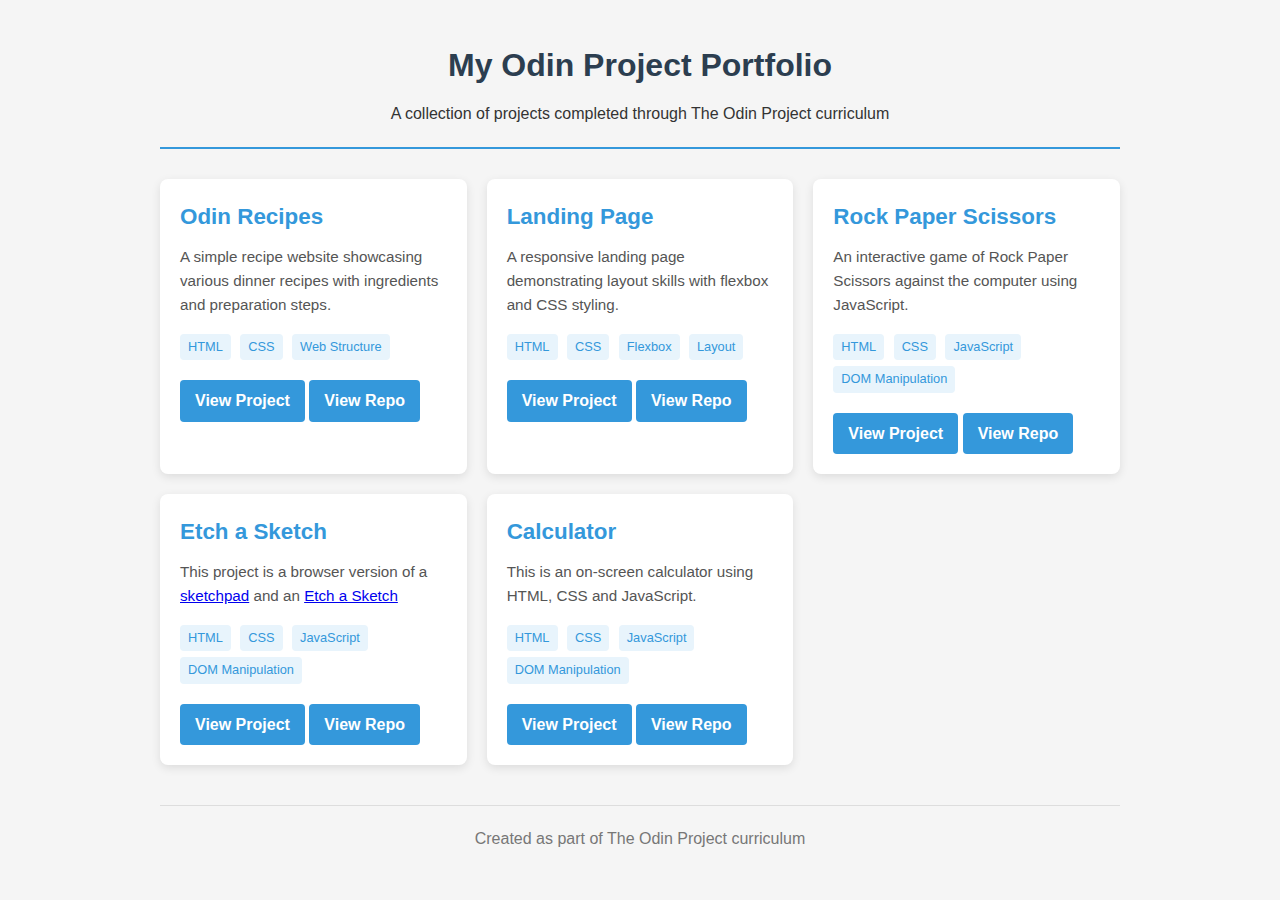
<file: index.html>
<!doctype html>
<html lang="en">
  <head>
    <meta charset="UTF-8" />
    <meta name="viewport" content="width=device-width, initial-scale=1.0" />
    <title>My Odin Project Portfolio</title>
    <style>
      * {
        margin: 0;
        padding: 0;
        box-sizing: border-box;
        font-family: Arial, sans-serif;
      }

      body {
        background-color: #f5f5f5;
        color: #333;
        line-height: 1.6;
        padding: 20px;
        max-width: 1000px;
        margin: 0 auto;
      }

      header {
        text-align: center;
        margin-bottom: 30px;
        padding: 20px 0;
        border-bottom: 2px solid #3498db;
      }

      h1 {
        color: #2c3e50;
        margin-bottom: 10px;
      }

      .project-grid {
        display: grid;
        grid-template-columns: repeat(auto-fill, minmax(300px, 1fr));
        gap: 20px;
      }

      .project-card {
        background-color: white;
        border-radius: 8px;
        overflow: hidden;
        box-shadow: 0 3px 10px rgba(0, 0, 0, 0.1);
        transition: transform 0.3s ease;
      }

      .project-card:hover {
        transform: translateY(-5px);
      }

      .project-info {
        padding: 20px;
      }

      .project-title {
        font-size: 1.4rem;
        color: #3498db;
        margin-bottom: 10px;
      }

      .project-desc {
        color: #555;
        font-size: 0.95rem;
        margin-bottom: 15px;
      }

      .project-skills {
        margin-bottom: 15px;
      }

      .skill-tag {
        display: inline-block;
        background-color: #e8f4fc;
        color: #3498db;
        padding: 3px 8px;
        border-radius: 4px;
        font-size: 0.8rem;
        margin-right: 5px;
        margin-bottom: 5px;
      }

      .project-link {
        display: inline-block;
        background-color: #3498db;
        color: white;
        padding: 8px 15px;
        text-decoration: none;
        border-radius: 4px;
        font-weight: bold;
        transition: background-color 0.3s;
      }

      .project-link:hover {
        background-color: #2980b9;
      }

      footer {
        text-align: center;
        margin-top: 40px;
        padding-top: 20px;
        border-top: 1px solid #ddd;
        color: #777;
      }
    </style>
  </head>
  <body>
    <header>
      <h1>My Odin Project Portfolio</h1>
      <p>
        A collection of projects completed through The Odin Project curriculum
      </p>
    </header>

    <div class="project-grid">
      <div class="project-card">
        <div class="project-info">
          <h2 class="project-title">Odin Recipes</h2>
          <p class="project-desc">
            A simple recipe website showcasing various dinner recipes with
            ingredients and preparation steps.
          </p>
          <div class="project-skills">
            <span class="skill-tag">HTML</span>
            <span class="skill-tag">CSS</span>
            <span class="skill-tag">Web Structure</span>
          </div>
          <a href="./01-odin-recipes/index.html" class="project-link"
            >View Project</a
          >
          <a
            href="https://github.com/Eddy518/TOP/tree/main/01-odin-recipes"
            class="project-link"
            >View Repo</a
          >
        </div>
      </div>

      <div class="project-card">
        <div class="project-info">
          <h2 class="project-title">Landing Page</h2>
          <p class="project-desc">
            A responsive landing page demonstrating layout skills with flexbox
            and CSS styling.
          </p>
          <div class="project-skills">
            <span class="skill-tag">HTML</span>
            <span class="skill-tag">CSS</span>
            <span class="skill-tag">Flexbox</span>
            <span class="skill-tag">Layout</span>
          </div>
          <a href="./02-landing-page/index.html" class="project-link"
            >View Project</a
          >
          <a
            href="https://github.com/Eddy518/TOP/tree/main/02-landing-page"
            class="project-link"
            >View Repo</a
          >
        </div>
      </div>

      <div class="project-card">
        <div class="project-info">
          <h2 class="project-title">Rock Paper Scissors</h2>
          <p class="project-desc">
            An interactive game of Rock Paper Scissors against the computer
            using JavaScript.
          </p>
          <div class="project-skills">
            <span class="skill-tag">HTML</span>
            <span class="skill-tag">CSS</span>
            <span class="skill-tag">JavaScript</span>
            <span class="skill-tag">DOM Manipulation</span>
          </div>
          <a href="./03-rock-paper-scissors/index.html" class="project-link"
            >View Project</a
          >
          <a
            href="https://github.com/Eddy518/TOP/tree/main/03-rock-paper-scissors"
            class="project-link"
            >View Repo</a
          >
        </div>
      </div>
      <div class="project-card">
        <div class="project-info">
          <h2 class="project-title">Etch a Sketch</h2>
          <p class="project-desc">
            This project is a browser version of a
            <a href="https://en.wikipedia.org/wiki/Sketchpad">sketchpad</a> and
            an
            <a href="https://en.wikipedia.org/wiki/Etch_A_Sketch"
              >Etch a Sketch</a
            >
          </p>
          <div class="project-skills">
            <span class="skill-tag">HTML</span>
            <span class="skill-tag">CSS</span>
            <span class="skill-tag">JavaScript</span>
            <span class="skill-tag">DOM Manipulation</span>
          </div>
          <a href="./04-etch-a-sketch/index.html" class="project-link"
            >View Project</a
          >
          <a
            href="https://github.com/Eddy518/TOP/tree/main/04-etch-a-sketch"
            class="project-link"
            >View Repo</a
          >
        </div>
      </div>
      <div class="project-card">
        <div class="project-info">
          <h2 class="project-title">Calculator</h2>
          <p class="project-desc">
            This is an on-screen calculator using HTML, CSS and JavaScript.
          </p>
          <div class="project-skills">
            <span class="skill-tag">HTML</span>
            <span class="skill-tag">CSS</span>
            <span class="skill-tag">JavaScript</span>
            <span class="skill-tag">DOM Manipulation</span>
          </div>
          <a href="./05-calculator/index.html" class="project-link"
            >View Project</a
          >
          <a
            href="https://github.com/Eddy518/TOP/tree/main/05-calculator"
            class="project-link"
            >View Repo</a
          >
        </div>
      </div>
    </div>

    <footer>
      <p>Created as part of The Odin Project curriculum</p>
    </footer>
  </body>
</html>
</file>
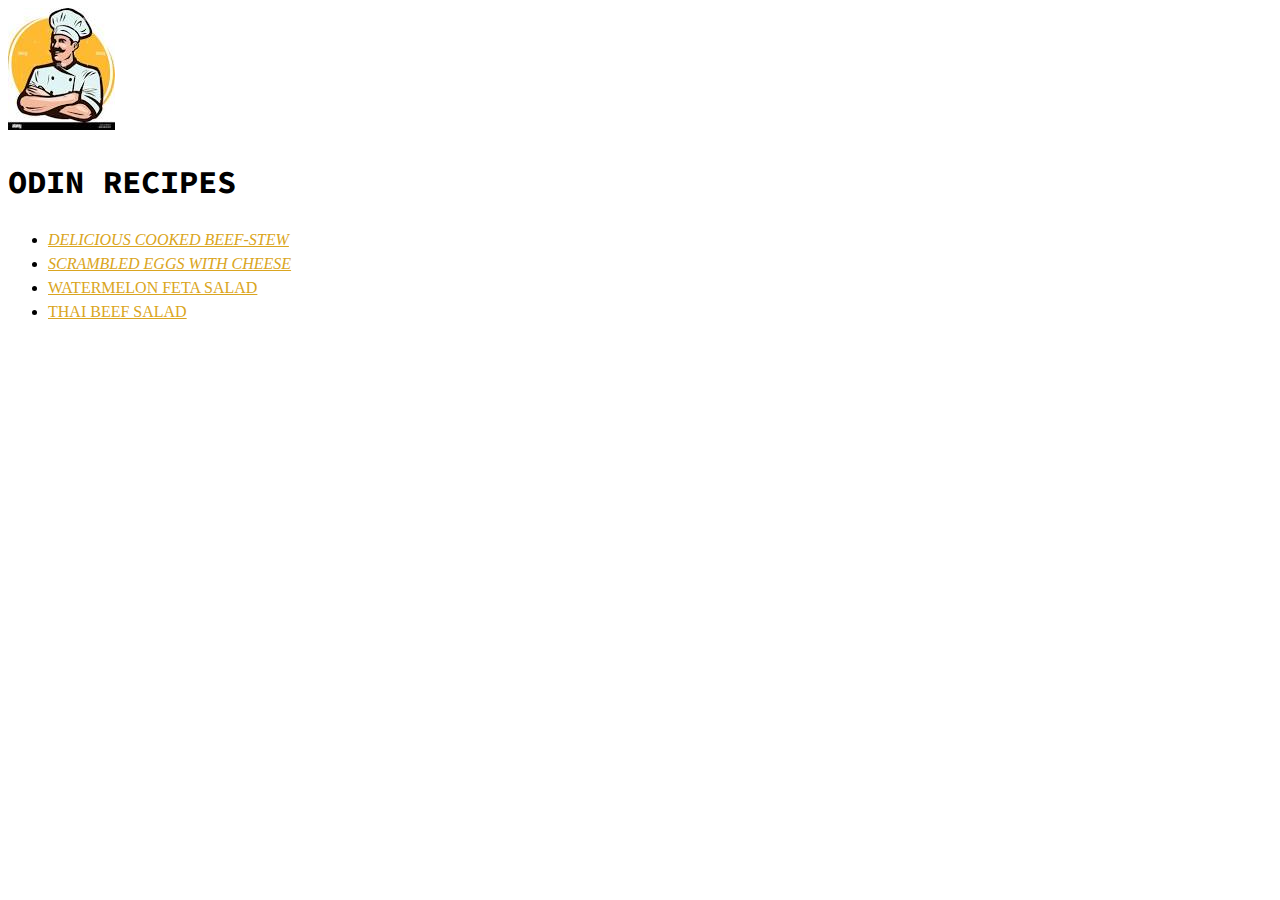
<file: 01-odin-recipes/index.html>
<!DOCTYPE html>
<html lang="en">
<head>
    <meta charset="UTF-8">
    <meta name="viewport" content="width=device-width, initial-scale=1.0">
    <title>Document</title>
    <!--Google Source code fonts -->
    <link rel="preconnect" href="https://fonts.googleapis.com">
    <link rel="preconnect" href="https://fonts.gstatic.com" crossorigin>
    <link href="https://fonts.googleapis.com/css2?family=Akshar:wght@500&family=Fjalla+One&family=Source+Code+Pro:ital,wght@1,600&display=swap" rel="stylesheet">
    <!--End of Source code fonts-->
    <link rel="stylesheet" href="styles/style.css">
</head>
<body>
    <div class="image-head">
    <img src="recipes/assets/chef.jpeg" alt="image-header">
    <h1>ODIN RECIPES</h1>
    </div>
    
    <ul>
    <li><a href="recipes/beef-stew.html"><em>DELICIOUS COOKED BEEF-STEW</em></a></li>
    <li><a href="recipes/eggs.html"><em>SCRAMBLED EGGS WITH CHEESE</em></a></li>
    <li><a href="recipes/watermelon-salad.html">WATERMELON FETA SALAD </a></li>
    <li><a href="recipes/thai-beef-salad.html">THAI BEEF SALAD</a></li>
    </ul>
</body>
</html>
</file>
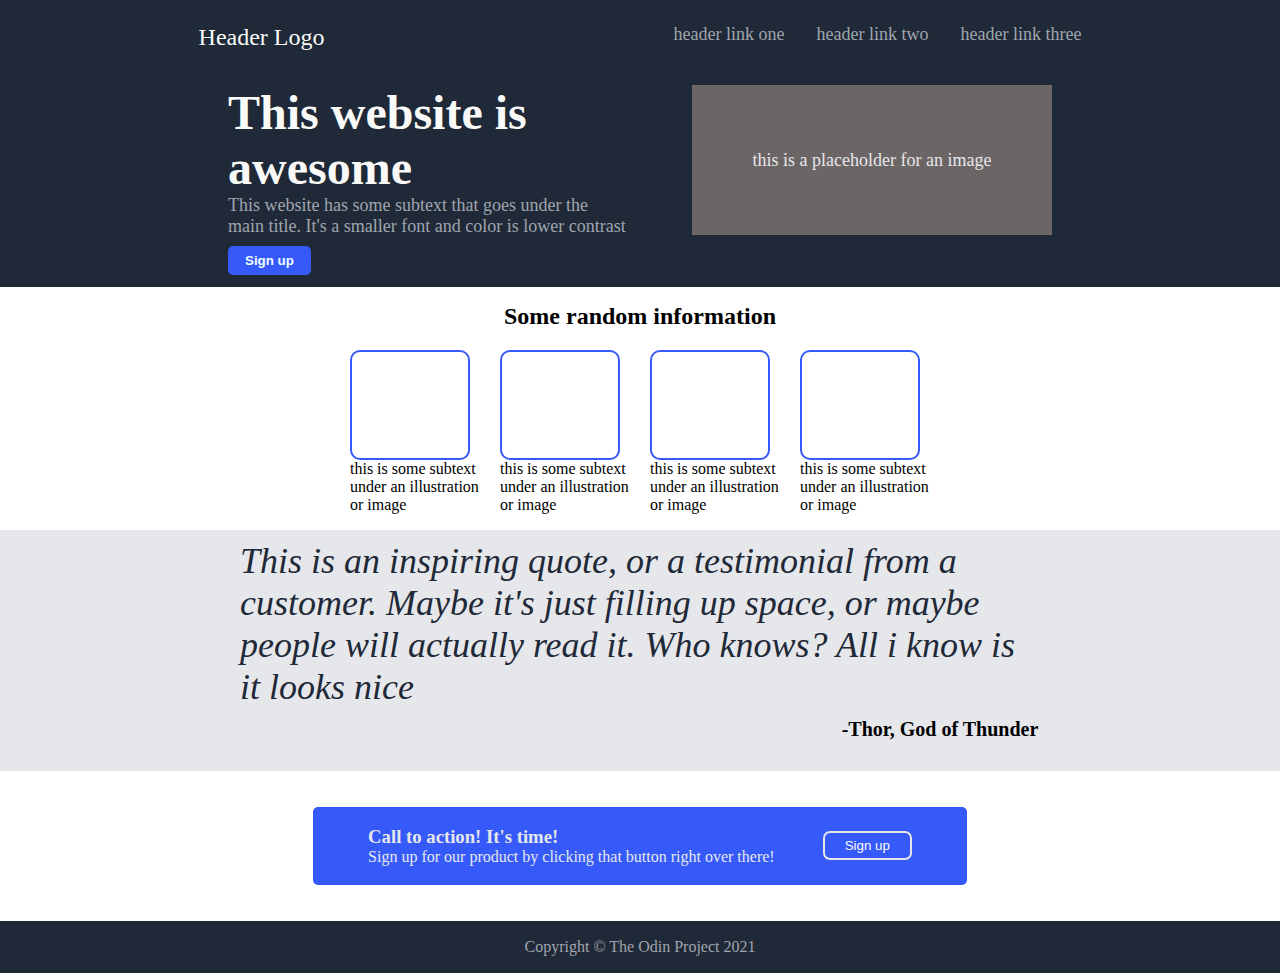
<file: 02-landing-page/index.html>
<!DOCTYPE html>
<html lang="en">
  <head>
    <meta charset="UTF-8" />
    <meta name="viewport" content="width=device-width, initial-scale=1.0" />
    <title>Document</title>
    <link rel="stylesheet" href="style.css" />
  </head>
  <body>
    <div class="nav-header">
      <div class="nav">
        <div class="logo">Header Logo</div>
        <ul class="right-links">
          <li><a href="#">header link one</a></li>
          <li><a href="#">header link two</a></li>
          <li><a href="#"> header link three</a></li>
        </ul>
      </div>
      <div class="header-container">
        <div class="header-text">
          <h1>This website is awesome</h1>
          <p>
            This website has some subtext that goes under the main title. It's a
            smaller font and color is lower contrast
          </p>
          <button class="sign-up">Sign up</button>
        </div>
        <div class="header-image">
          <div class="image-text">this is a placeholder for an image</div>
        </div>
      </div>
    </div>
    <div class="info-container">
      <h2>Some random information</h2>
      <div class="info">
        <div class="info-images">
          <div class="image"></div>
          <p>this is some subtext under an illustration or image</p>
        </div>
        <div class="info-images">
          <div class="image"></div>
          <p>this is some subtext under an illustration or image</p>
        </div>
        <div class="info-images">
          <div class="image"></div>
          <p>this is some subtext under an illustration or image</p>
        </div>
        <div class="info-images">
          <div class="image"></div>
          <p>this is some subtext under an illustration or image</p>
        </div>
      </div>
    </div>
    <div class="quote-container">
      <div class="text">
        This is an inspiring quote, or a testimonial from a customer. Maybe it's
        just filling up space, or maybe people will actually read it. Who knows?
        All i know is it looks nice
      </div>
      <div class="cite">-Thor, God of Thunder</div>
    </div>
    <div class="signup-container">
      <div class="signing-container">
        <div class="sign-text">
          <h3>Call to action! It's time!</h3>
          <p>
            Sign up for our product by clicking that button right over there!
          </p>
        </div>
        <div class="sign-below">
          <button>Sign up</button>
        </div>
      </div>
    </div>
    <div class="footer">Copyright &copy; The Odin Project 2021</div>
  </body>
</html>
</file>
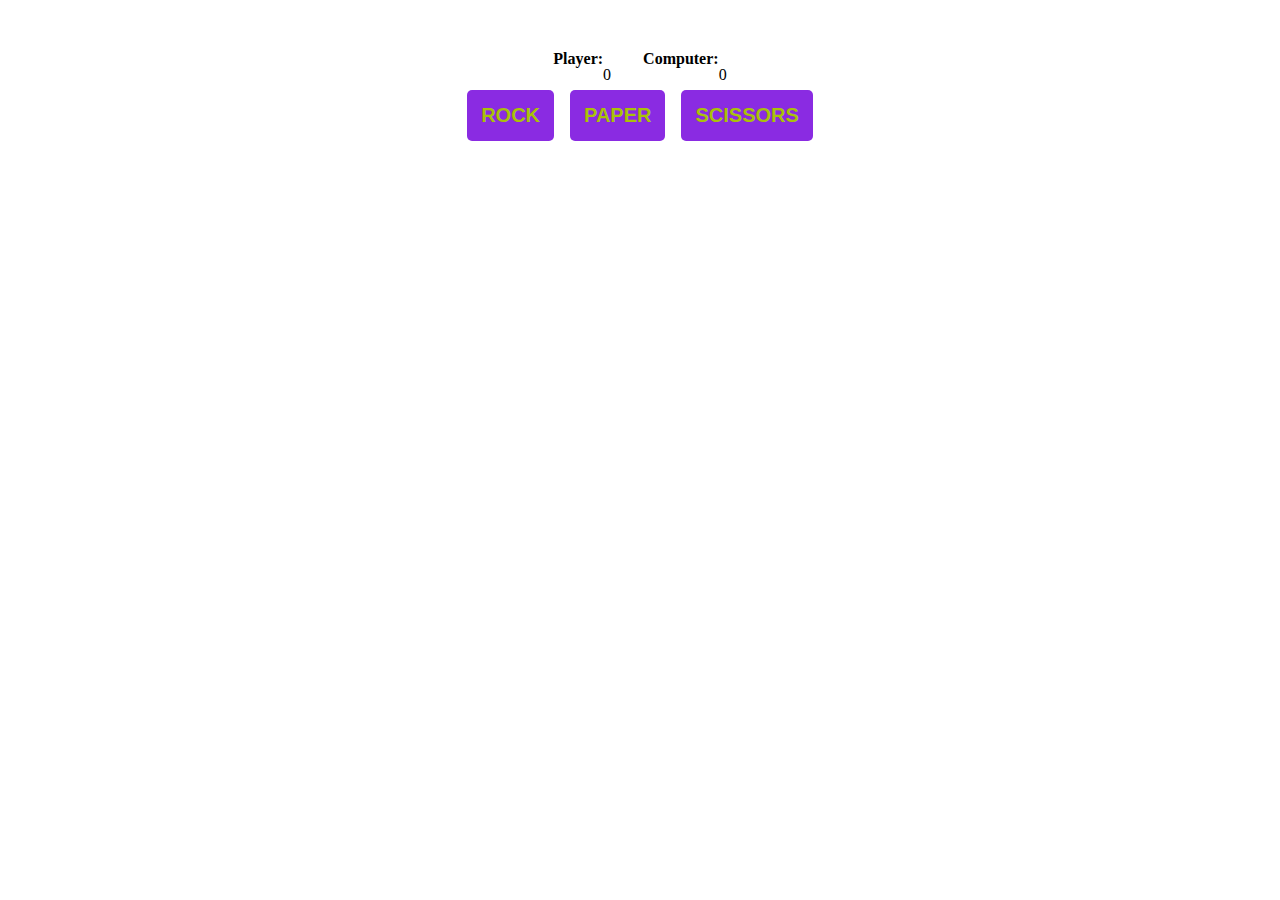
<file: 03-rock-paper-scissors/index.html>
<!DOCTYPE html>
<html lang="en">
  <head>
    <meta charset="UTF-8" />
    <meta name="viewport" content="width=device-width, initial-scale=1.0" />
    <title>Document</title>
    <link rel="stylesheet" href="style.css" />
    <script src="script.js" defer></script>
    <!-- <script src="app.js" defer></script> -->
  </head>
  <body>
    <div class="container">
      <p id="running-score"></p>
      <div class="text">
        <div class="player-score">
          <b>Player:</b>
          <p id="player-result">0</p>
        </div>
        <div class="computer-score">
          <b>Computer:</b>
          <p id="computer-result">0</p>
        </div>
      </div>
      <div class="selection">
        <button id="rock" class="btn">ROCK</button>
        <button id="paper" class="btn">PAPER</button>
        <button id="scissors" class="btn">SCISSORS</button>
      </div>
    </div>
  </body>
</html>
</file>
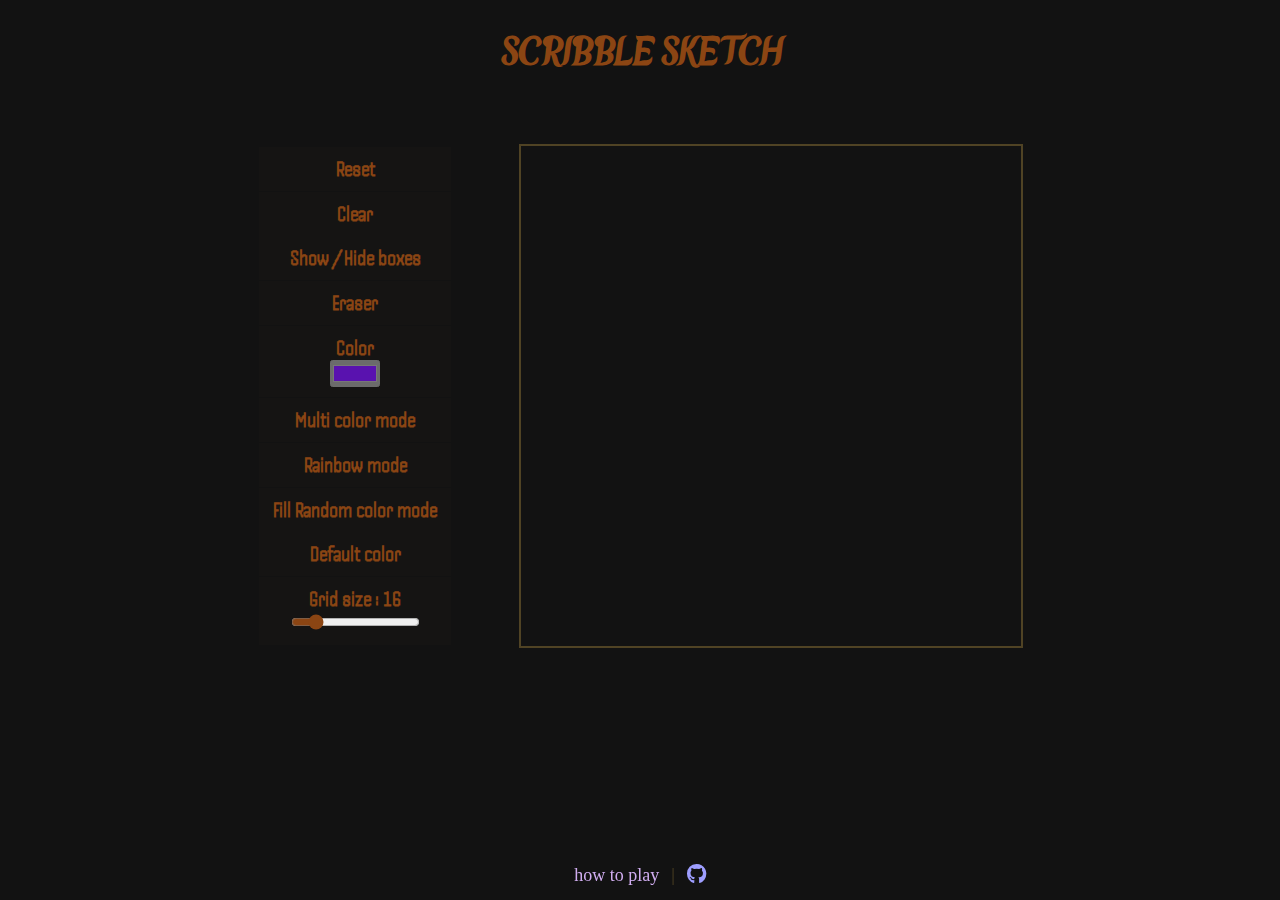
<file: 04-etch-a-sketch/index.html>
<!DOCTYPE html>
<html lang="en">
  <head>
    <meta charset="UTF-8" />
    <meta name="viewport" content="width=device-width, initial-scale=1.0" />
    <title>Etch-a-Sketch</title>
    <link rel="icon" type="image/x-icon" href="assets/images/favicon.ico" />
    <link
      rel="stylesheet"
      href="https://cdnjs.cloudflare.com/ajax/libs/font-awesome/6.0.0/css/all.min.css"
    />
    <link rel="stylesheet" href="style.css" />
    <script src="script.js" defer></script>
  </head>
  <body>
    <div class="container">
      <div class="nav">
        <h1>SCRIBBLE SKETCH</h1>
      </div>
      <div class="main-content">
        <div class="btn-section">
          <button id="reset-btn">Reset</button>
          <button id="clear-btn">Clear</button>
          <button id="outline-boxes-btn">Show / Hide boxes</button>
          <button id="eraser-btn">Eraser</button>
          <button class="color-picker">
            <!--* DISABLE COLOR PICKER BUTTON-->
            <p>Color</p>
            <input type="color" value="#5912af" id="color-picker" />
          </button>
          <button id="multi-color-btn">Multi color mode</button>
          <button id="rainbow-colors-btn">Rainbow mode</button>
          <button id="fill-random-color-btn">Fill Random color mode</button>
          <button id="default-color-btn">Default color</button>
          <button class="grid-slider-btn">
            <p>Grid size : <span id="grid-size-value"></span></p>
            <input type="range" id="grid-slider" min="1" max="100" value="16" />
          </button>
        </div>
        <div class="wrapper">
          <div id="grid-container" class="grid-container"></div>
        </div>
      </div>
      <div class="footer">
        <a
          class="footer-docs"
          href="https://github.com/Eddy518/etch-a-sketch#features"
          >how to play</a
        >
        <span class="footer-divider"> | </span>
        <a class="footer-github" href="https://github.com/Eddy518/etch-a-sketch"
          ><i class="fa-brands fa-github fa-lg" id="github-spinner"></i
        ></a>
      </div>
    </div>
  </body>
</html>
</file>
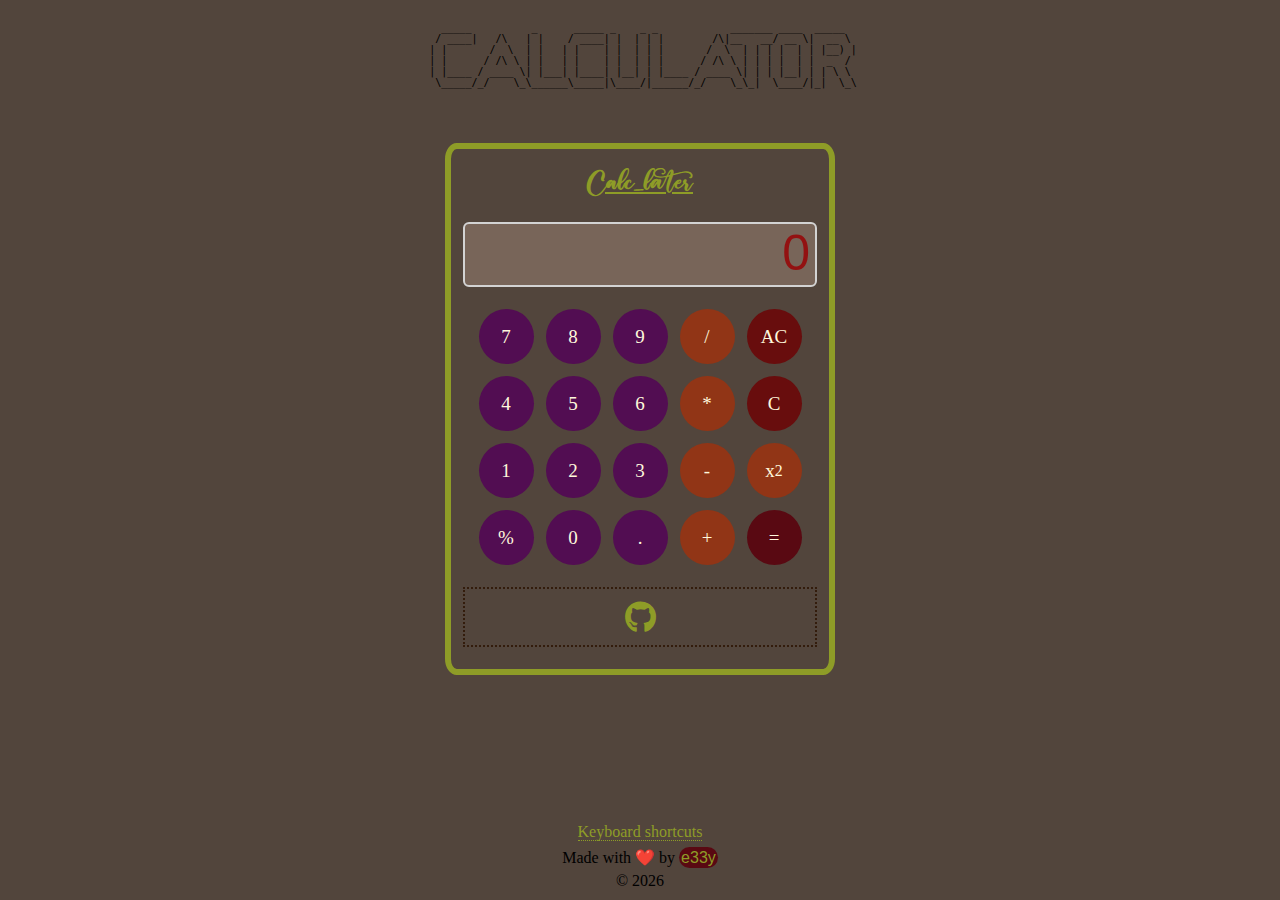
<file: 05-calculator/index.html>
<!doctype html>
<html lang="en">
  <head>
    <meta charset="UTF-8" />
    <meta name="viewport" content="width=device-width, initial-scale=1.0" />
    <title>Calculator</title>
    <link rel="icon" type="image/x-icon" href="assets/images/favicon.ico" />
    <link rel="stylesheet" href="style.css" />
    <link href="https://fonts.cdnfonts.com/css/calculator" rel="stylesheet" />
    <link
      rel="stylesheet"
      href="https://cdnjs.cloudflare.com/ajax/libs/font-awesome/6.0.0/css/all.min.css"
    />
    <script src="script.js" defer></script>
  </head>
  <body>
    <div class="container">
      <div>
        <pre>
          

   _____          _      _____ _    _ _            _______ ____  _____  
  / ____|   /\   | |    / ____| |  | | |        /\|__   __/ __ \|  __ \ 
 | |       /  \  | |   | |    | |  | | |       /  \  | | | |  | | |__) |
 | |      / /\ \ | |   | |    | |  | | |      / /\ \ | | | |  | |  _  / 
 | |____ / ____ \| |___| |____| |__| | |____ / ____ \| | | |__| | | \ \ 
  \_____/_/    \_\______\_____|\____/|______/_/    \_\_|  \____/|_|  \_\
                                                                        
                                                                        


        </pre>
      </div>
      <div class="calc-wrapper">
        <div class="calc-icon">Calc_later</div>
        <div class="calc-display"></div>
        <div class="calc-btn-wrapper">
          <div class="calc-row row-4">
            <div class="btn btn-number" data-number="7">7</div>
            <div class="btn btn-number" data-number="8">8</div>
            <div class="btn btn-number" data-number="9">9</div>
            <div class="btn btn-operator" data-operator="/">/</div>
            <div class="btn btn-all-clear" data-all-clear="AC">AC</div>
          </div>
          <div class="calc-row row-3">
            <div class="btn btn-number" data-number="4">4</div>
            <div class="btn btn-number" data-number="5">5</div>
            <div class="btn btn-number" data-number="6">6</div>
            <div class="btn btn-operator" data-operator="*">*</div>
            <div class="btn btn-clear" data-clear="C">C</div>
          </div>
          <div class="calc-row row-2">
            <div class="btn btn-number" data-number="1">1</div>
            <div class="btn btn-number" data-number="2">2</div>
            <div class="btn btn-number" data-number="3">3</div>
            <div class="btn btn-operator" data-operator="-">-</div>
            <div class="btn btn-exponent">x<sup>2</sup></div>
          </div>
          <div class="calc-row row-1">
            <div class="btn btn-percentage">%</div>
            <div class="btn btn-number" data-number="0">0</div>
            <div class="btn btn-decimal" data-decimal=".">.</div>
            <div class="btn btn-operator" data-operator="+">+</div>
            <div class="btn btn-equals" data-equals="=">=</div>
          </div>
        </div>
        <a class="calc-footer" href="https://github.com/Eddy518/calculator"
          ><i class="fa-brands fa-github fa-2x github-icon"></i
        ></a>
      </div>
      <div class="footer">
        <a
          href="https://github.com/Eddy518/calculator#keyboard-shortcuts-"
          class="keyboard-shortcuts"
          >Keyboard shortcuts</a
        >
        <p>Made with ❤️ by <span class="name">e33y</span></p>
        <p>&copy; <span class="copyright"></span></p>
      </div>
    </div>
  </body>
</html>
</file>
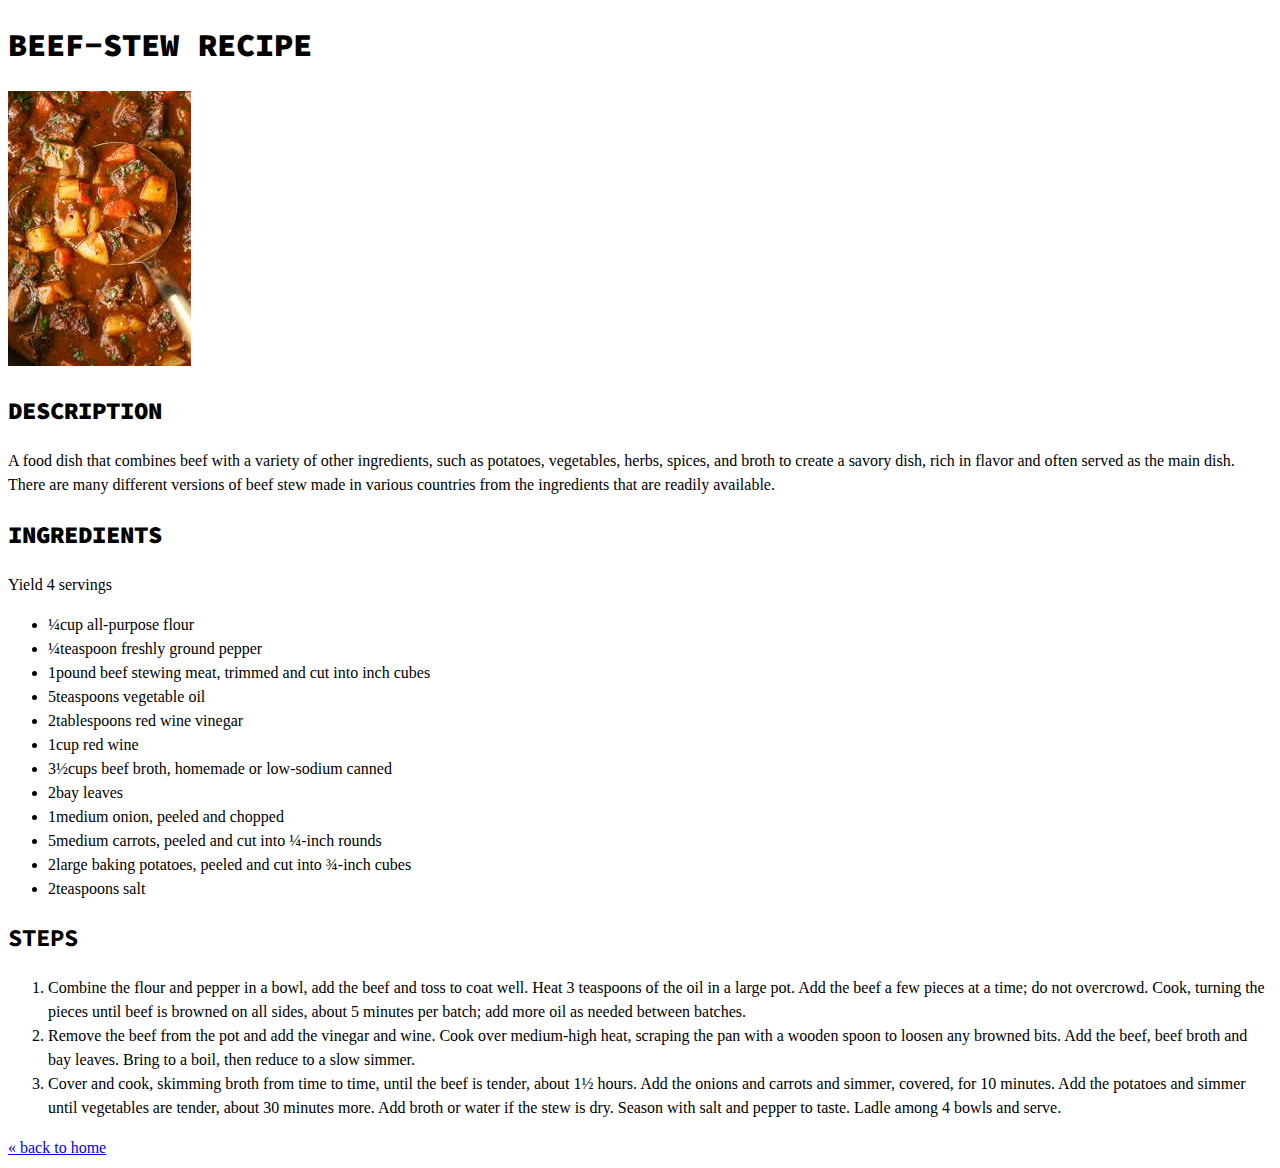
<file: 01-odin-recipes/recipes/beef-stew.html>
<!DOCTYPE html>
<html lang="en">
<head>
    <meta charset="UTF-8">
    <meta name="viewport" content="width=device-width, initial-scale=1.0">
    <title>Document</title>
    <link rel="preconnect" href="https://fonts.googleapis.com">
    <!--Google Source code fonts -->
    <link rel="preconnect" href="https://fonts.gstatic.com" crossorigin>
    <link href="https://fonts.googleapis.com/css2?family=Akshar:wght@500&family=Fjalla+One&family=Source+Code+Pro:ital,wght@1,600&display=swap" rel="stylesheet">
    <!---->
    <link rel="stylesheet" href="../styles/style.css">
</head>
<body>
    <h1><strong>BEEF-STEW RECIPE</strong></h1>
    <img src="assets/beef-stew.jpeg"  alt="beef-stew-image"><br>
    <h2><strong>DESCRIPTION</strong></h2>
    <p>A food dish that combines beef with a variety of other ingredients, such as potatoes, vegetables, herbs, spices, and broth to create a savory dish, rich in flavor and often served as the main dish. There are many different versions of beef stew made in various countries from the ingredients that are readily available.</p>
    <h2><strong>INGREDIENTS</strong></h2>
    <p>Yield 4 servings</p>
    <ul>
        <li>
            ¼cup all-purpose flour
        </li>
        <li>
            ¼teaspoon freshly ground pepper
        </li>
        <li>
            1pound beef stewing meat, trimmed and cut into inch cubes
        </li>
        <li>
            5teaspoons vegetable oil
        </li>
        <li>
            2tablespoons red wine vinegar
        </li>
        <li>
            1cup red wine
        </li>
        <li>
            3½cups beef broth, homemade or low-sodium canned
        </li>
        <li>
            2bay leaves
        </li>
        <li>
            1medium onion, peeled and chopped
        </li>
        <li>
            5medium carrots, peeled and cut into ¼-inch rounds
        </li>
        <li>
            2large baking potatoes, peeled and cut into ¾-inch cubes
        </li>
        <li>
            2teaspoons salt
        </li>
    </ul>
    <h2>STEPS</h2>
    <ol>
        <li>
            Combine the flour and pepper in a bowl, add the beef and toss to coat well. Heat 3 teaspoons of the oil in a large pot. Add the beef a few pieces at a time; do not overcrowd. Cook, turning the pieces until beef is browned on all sides, about 5 minutes per batch; add more oil as needed between batches.
        </li>
        <li>
            Remove the beef from the pot and add the vinegar and wine. Cook over medium-high heat, scraping the pan with a wooden spoon to loosen any browned bits. Add the beef, beef broth and bay leaves. Bring to a boil, then reduce to a slow simmer.
        </li>
        <li>
            Cover and cook, skimming broth from time to time, until the beef is tender, about 1½ hours. Add the onions and carrots and simmer, covered, for 10 minutes. Add the potatoes and simmer until vegetables are tender, about 30 minutes more. Add broth or water if the stew is dry. Season with salt and pepper to taste. Ladle among 4 bowls and serve.
        </li>
    </ol>
    <a href="../index.html">&laquo; back to home</a>
</body>
</html>
</file>
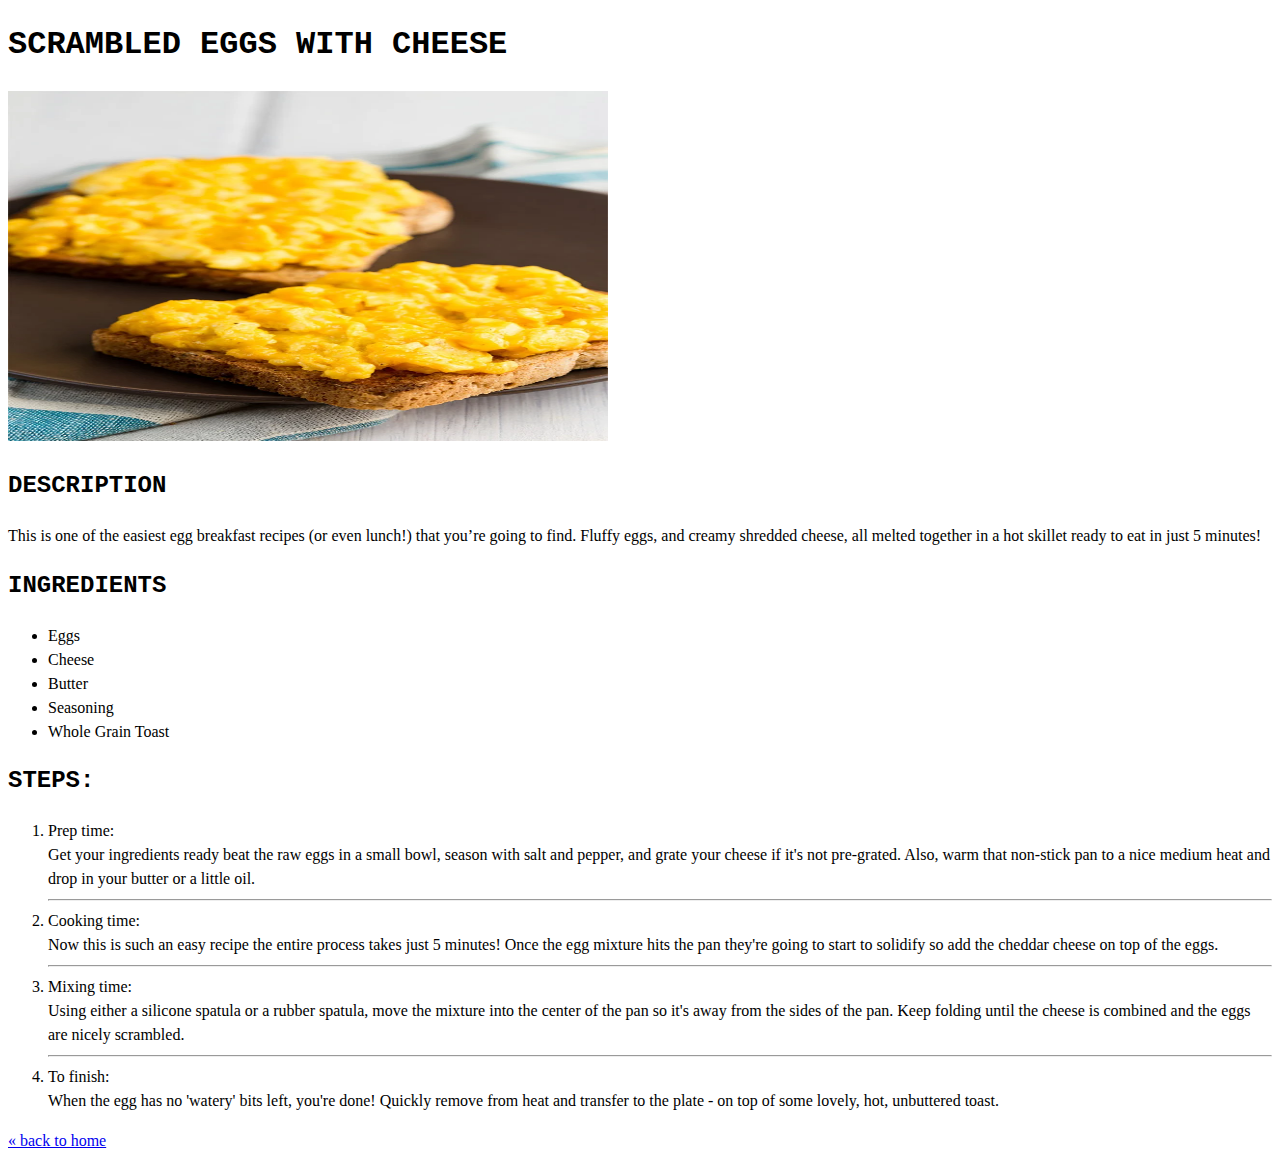
<file: 01-odin-recipes/recipes/eggs.html>
<!DOCTYPE html>
<html lang="en">
<head>
    <meta charset="UTF-8">
    <meta name="viewport" content="width=device-width, initial-scale=1.0">
    <title>Document</title>
    <link rel="stylesheet" href="../styles/style.css">
</head>
<body>
    <h1><strong>SCRAMBLED EGGS WITH CHEESE</strong></h1>
    <img src="assets/Scrambled_Eggs_with_Cheese.webp" height="350px" width="600px" alt="Scrambled_Eggs_with_Cheese_image"><br>
    <h2><strong>DESCRIPTION</strong></h2>
    <p>This is one of the easiest egg breakfast recipes (or even lunch!) that you’re going to find. Fluffy eggs, and creamy shredded cheese, all melted together in a hot skillet ready to eat in just 5 minutes!</p>
    <h2><strong>INGREDIENTS</strong></h2>
    <ul>
        <li>Eggs</li>
        <li>Cheese</li>
        <li>Butter</li>
        <li>Seasoning</li>
        <li>Whole Grain Toast</li>
    </ul>
    <h2>STEPS:</h2>
    <ol>
        <li>Prep time:<br>
            Get your ingredients ready beat the raw eggs in a small bowl, season with salt and pepper, and grate your cheese if it's not pre-grated. Also, warm that non-stick pan to a nice medium heat and drop in your butter or a little oil.
        </li>
        <hr style="font-weight: bold;">
        <li>Cooking time:<br>
            Now this is such an easy recipe the entire process takes just 5 minutes! Once the egg mixture hits the pan they're going to start to solidify so add the cheddar cheese on top of the eggs.
        </li>
        <hr>
        <li>
            Mixing time:<br>
            Using either a silicone spatula or a rubber spatula, move the mixture into the center of the pan so it's away from the sides of the pan. Keep folding until the cheese is combined and the eggs are nicely scrambled.
        </li>
        <hr>
        <li>
            To finish:<br>
            When the egg has no 'watery' bits left, you're done! Quickly remove from heat and transfer to the plate - on top of some lovely, hot, unbuttered toast.
        </li>
    </ol>
    <a href="../index.html">&laquo; back to home</a>
</body>
</html>
</file>
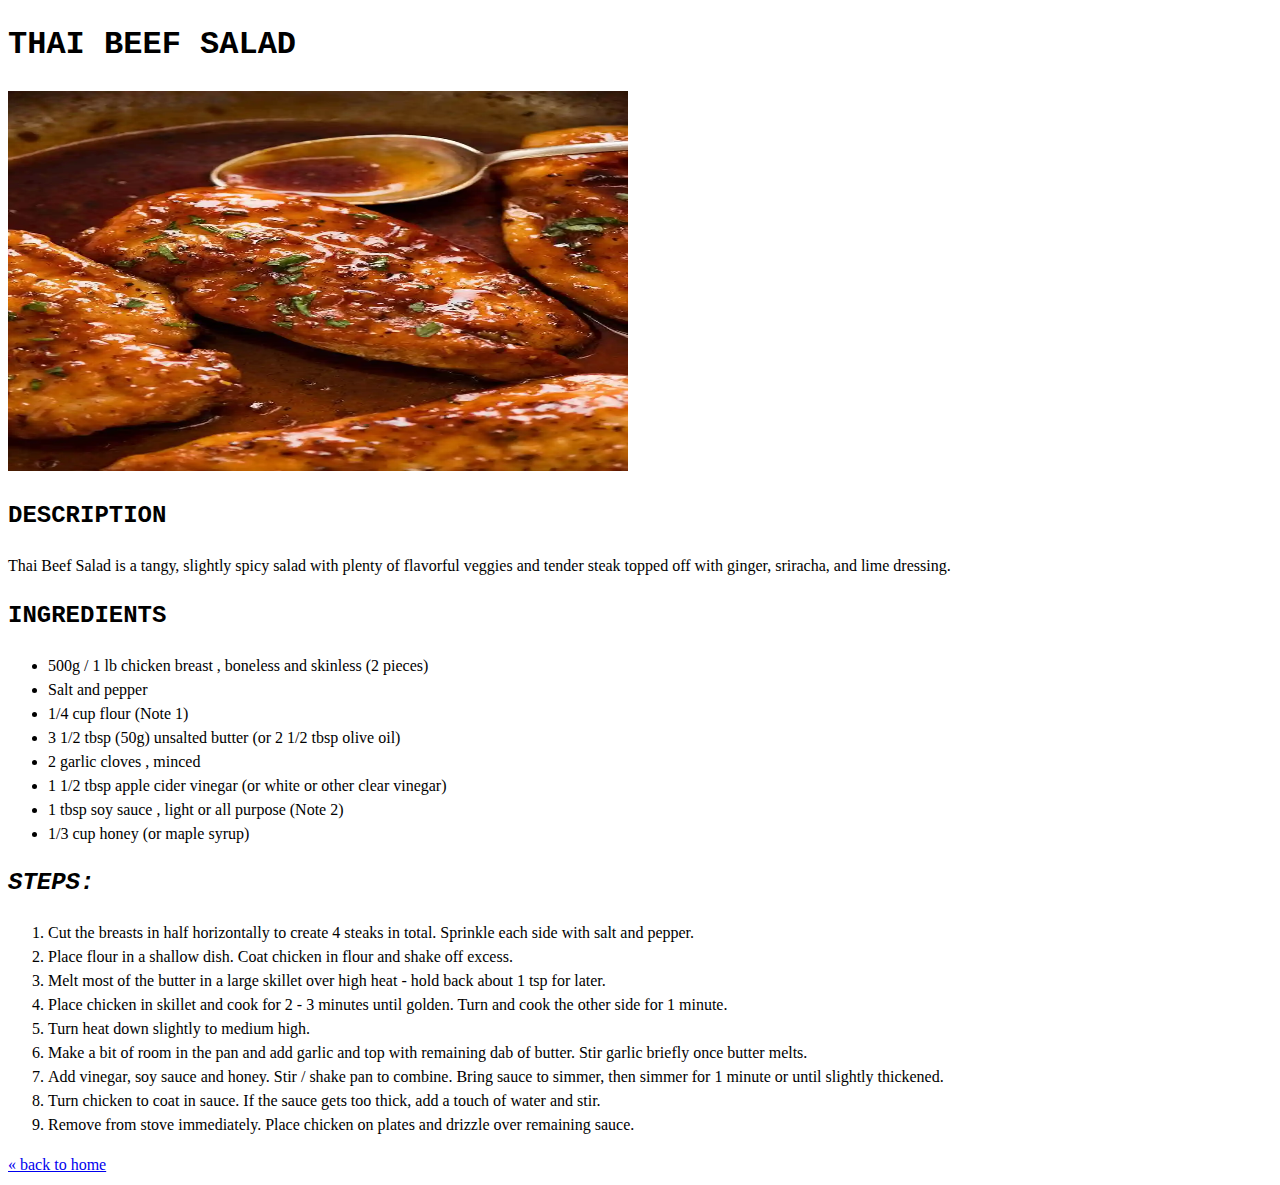
<file: 01-odin-recipes/recipes/thai-beef-salad.html>
<!DOCTYPE html>
<html lang="en">
<head>
    <meta charset="UTF-8">
    <meta name="viewport" content="width=device-width, initial-scale=1.0">
    <title>Document</title>
    <link rel="stylesheet" href="../styles/style.css">
</head>
<body>
    <h1>THAI BEEF SALAD</h1>
    <img src="assets/Honey-Garlic-Chicken-Breast.webp"width="620px" height="380px" alt="thai-beef-salad">
    <h2><strong>DESCRIPTION</strong></h2>
    <p>Thai Beef Salad is a tangy, slightly spicy salad with plenty of flavorful veggies and tender steak topped off with ginger, sriracha, and lime dressing.</p>
    <h2><strong>INGREDIENTS</strong></h2>
    <ul>
        <li>500g / 1 lb chicken breast , boneless and skinless (2 pieces)</li>
        <li>Salt and pepper</li>
        <li>1/4 cup flour (Note 1)</li>
        <li>3 1/2 tbsp (50g) unsalted butter (or 2 1/2 tbsp olive oil)</li>
        <li>2 garlic cloves , minced</li>
        <li>1 1/2 tbsp apple cider vinegar (or white or other clear vinegar)</li>
        <li>1 tbsp soy sauce , light or all purpose (Note 2)</li>
        <li>1/3 cup honey (or maple syrup)</li>
    </ul>
    <h2><em>STEPS:</em></h2>
    <ol>
        <li>Cut the breasts in half horizontally to create 4 steaks in total. Sprinkle each side with salt and pepper.</li>
        <li>Place flour in a shallow dish. Coat chicken in flour and shake off excess.</li>
        <li>Melt most of the butter in a large skillet over high heat - hold back about 1 tsp for later.</li>
        <li>Place chicken in skillet and cook for 2 - 3 minutes until golden. Turn and cook the other side for 1 minute.</li>
        <li>Turn heat down slightly to medium high.</li>
        <li>Make a bit of room in the pan and add garlic and top with remaining dab of butter. Stir garlic briefly once butter melts.</li>
        <li>Add vinegar, soy sauce and honey. Stir / shake pan to combine. Bring sauce to simmer, then simmer for 1 minute or until slightly thickened.</li>
        <li>Turn chicken to coat in sauce. If the sauce gets too thick, add a touch of water and stir.</li>
        <li>Remove from stove immediately. Place chicken on plates and drizzle over remaining sauce.</li>



    </ol>
<a href="../index.html">&laquo; back to home </a>
</body>
</html>
</file>
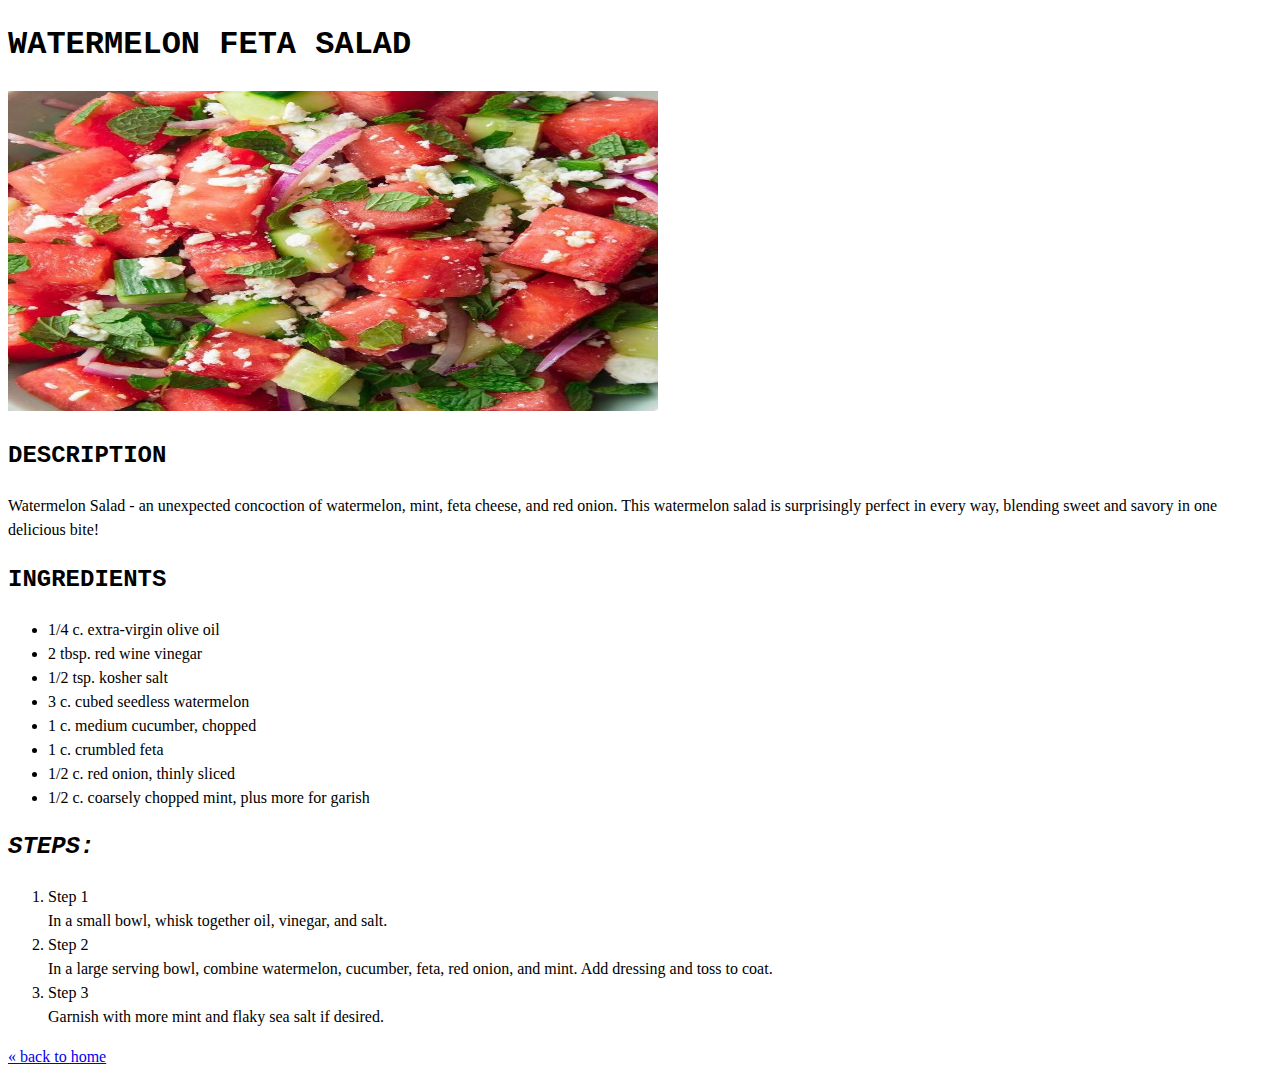
<file: 01-odin-recipes/recipes/watermelon-salad.html>
<!DOCTYPE html>
<html lang="en">
<head>
    <meta charset="UTF-8">
    <meta name="viewport" content="width=device-width, initial-scale=1.0">
    <title>Document</title>
    <link rel="stylesheet" href="../styles/style.css">
</head>
<body>
    <h1>WATERMELON FETA SALAD</h1>
    <img src="assets/watermelon-salad.jpg"width="650px" height="320px" alt="watermelon-salad-image">
    <h2><strong>DESCRIPTION</strong></h2>
    <p>Watermelon Salad - an unexpected concoction of watermelon, mint, feta cheese, and red onion. This watermelon salad is surprisingly perfect in every way, blending sweet and savory in one delicious bite! </p>
    <h2><strong>INGREDIENTS</strong></h2>
    <ul>
        <li>1/4 c. extra-virgin olive oil</li>
        <li>2 tbsp. red wine vinegar</li>
        <li>1/2 tsp. kosher salt</li>
        <li>3 c. cubed seedless watermelon</li>
        <li>1 c. medium cucumber, chopped</li>
        <li>1 c. crumbled feta</li>
        <li>1/2 c. red onion, thinly sliced</li>
        <li>1/2 c. coarsely chopped mint, plus more for garish</li>
    </ul>
    <h2><em>STEPS:</em></h2>
    <ol>
        <li>Step 1<br>
            In a small bowl, whisk together oil, vinegar, and salt. 
        </li>
        <li>
            Step 2<br>
            In a large serving bowl, combine watermelon, cucumber, feta, red onion, and mint. Add dressing and toss to coat.
        </li>    
        <li>
            Step 3<br>
            Garnish with more mint and flaky sea salt if desired.
        </li>        
    </ol>
<a href="../index.html">&laquo; back to home</a>
</body>
</html>
</file>
<file: 01-odin-recipes/styles/style.css>
*{
    line-height: 1.5;
}
h1,h2,h3{
    font-family: 'Akshar', sans-serif;
font-family: 'Fjalla One', sans-serif;
font-family: 'Source Code Pro', monospace;
}
li a{
    color: goldenrod;
    text-decoration:nonegit;
}
</file>
<file: 02-landing-page/style.css>
* {
  margin: 0;
  padding: 0;
  box-sizing: border-box;
}
body {
  height: 100vh;
  display: flex;
  flex-direction: column;
  justify-content: space-between;
  gap: 1em;
}
.nav {
  display: flex;
  justify-content: space-around;
}
.info-container {
  display: flex;
  flex-direction: column;
  justify-content: center;
  gap: 1.2em;
}
.nav-header {
  background-color: #1f2937;
  display: flex;
  flex-direction: column;
  gap: 1.4em;
  padding: 12px;
}
.right-links {
  display: flex;
  gap: 2em;
}
.header-container {
  display: flex;
  justify-content: center;
  gap: 4em;
}
.header-text {
  width: 400px;
}
.header-text p {
  margin-bottom: 9px;
}
/* Color and font tweaks */
a,
.header-text > p {
  font-size: 18px;
  color: #a0a5af;
}
ul li {
  list-style-type: none;
}
li a {
  text-decoration: none;
}
li a:hover {
  color: greenyellow;
}
.logo {
  font-size: 24px;
  color: #f9faf8;
}
div > h1 {
  font-size: 48px;
  font-weight: bolder;
  color: #f9faf8;
}
/*  */
.nav {
  padding: 12px;
}
.header-image {
  width: 360px;
  height: 150px;
  flex-shrink: 0;
  background-color: #6c6565;
  font-size: 18px;
  color: #e5e7eb;
  display: flex;
  justify-content: center;
  align-items: center;
}

button.sign-up {
  padding: 7px 17px;
  background-color: #365afa;
  border-radius: 5px;
  border: none;
  color: azure;
  font-weight: 600;
}
.info {
  display: flex;
  justify-content: center;
  gap: 20px;
}
.info-container h2 {
  text-align: center;
}
.info-images p {
  width: 130px;
}
.image {
  width: 120px;
  height: 110px;
  border-radius: 10px;
  border: 2px solid #365afa;
}
.quote-container {
  background-color: #e5e7eb;
  display: flex;
  flex-direction: column;
  align-items: center;
  justify-content: center;
  padding-bottom: 30px;
}
.text {
  padding: 10px;
  font-size: 36px;
  font-weight: light;
  font-style: italic;
  color: #1f2937;
  width: 820px;
}
.cite {
  align-self: center;
  font-size: 20px;
  font-weight: 700;
  margin-right: -600px;
}
div.signup-container {
  padding: 20px;
  display: flex;
  justify-content: center;
  align-items: center;
}
.signing-container {
  padding: 19px 55px;
  display: flex;
  align-items: center;
  gap: 3em;
  background-color: #365afa;
  border-radius: 5px;
}
.sign-below button {
  background-color: #365afa;
  color: #fbfcff;
  border: 2px solid #e5e7eb;
  border-radius: 7px;
  padding: 5px 20px;
}
.sign-text h3,
.sign-text p {
  color: #e5e7eb;
}
.footer {
  display: flex;
  justify-content: center;
  align-items: center;
  padding: 17px;
  background-color: #1f2937;
  color: #a0a5af;
}
button:hover {
  cursor: pointer;
  background-color: #7eace8;
  color: rgb(238, 232, 232);
}
</file>
<file: 03-rock-paper-scissors/style.css>
body {
  display: flex;
  justify-content: center;
  align-items: center;
}
.container {
  display: flex;
  flex-direction: column;
  gap: 10px;
  align-items: center;
}
.text {
  display: flex;
  gap: 2em;
  justify-content: center;
}
#running-score {
  width: 100%;
}
.player-score,
.computer-score {
  display: flex;
  height: 30px;
}
.selection {
  display: flex;
  justify-content: space-between;
  gap: 1em;
}
.btn {
  background-color: blueviolet;
  border: none;
  padding: 14px;
  border-radius: 5px;
  color: rgb(169, 194, 9);
  font-weight: bold;
  font-size: 20px;
}
.btn:hover {
  cursor: pointer;
  background-color: cadetblue;
}
/* TO BE ADDED BY JAVASCRIPT */
.start-game-button {
  background-color: rgb(62, 129, 33);
  border: none;
  padding: 8px;
  border-radius: 5px;
  color: rgb(204, 214, 190);
  font-weight: bold;
  font-size: 17px;
  width: 30%;
  margin-left: -46px;
}
.start-game-button:hover {
  cursor: pointer;
  background-color: rgba(62, 129, 33, 0.9);
}
</file>
<file: 04-etch-a-sketch/style.css>
@import url("https://fonts.googleapis.com/css2?family=Handjet:wght@600&family=Roboto:ital,wght@1,500&display=swap");
@font-face {
  /* * ADD CUSTOM FONT*/
  font-family: "Chameron";
  src: url("assets/fonts/Chameron\ .ttf");
}
:root {
  --primary-clr: saddlebrown;
  --secondary-clr: #504324;
  --hover-clr: burlywood;
  --black-clr: #000;
  --btn-bg-clr: rgba(173, 135, 102, 0.025);
  --btn-shdw-hov: rgb(96, 52, 36);
  --btn-bg-hov: rgba(96, 52, 36, 0.383);
  --footer-clr: #d0adf0;
}
h1 {
  font-family: "Chameron", Verdana, sans-serif;
}
* {
  box-sizing: border-box;
  color-scheme: dark;
  margin: 0;
  padding: 0;
}
.grid-container {
  outline: 2px solid var(--secondary-clr);
  width: 500px;
  height: 500px;
  display: flex;
  flex-wrap: wrap;
}
.grid {
  border-radius: 50%;
}
.grid-outline {
  outline: 1px solid var(--black-clr);
}
.pixel {
  background-color: var(--black-clr);
}
button {
  padding: 10px 14px;
  background-color: var(--btn-bg-clr);
  color: var(--primary-clr);
  border: none;
  font-size: 22px;
  font-family: "Handjet", cursive;
  font-weight: bold;
}
button:hover:not(.color-picker, .grid-slider-btn) {
  /* * IGNORE COLORPICKER AND GRIDSLIDER BUTTON  */
  cursor: pointer;
  background-color: var(--btn-bg-hov);
  color: var(--hover-clr);
  box-shadow: 2px 2px 4px var(--btn-shdw-hov);
}
.nav {
  color: var(--primary-clr);
  display: flex;
  justify-content: center;
  align-items: center;
}
.btn-section {
  display: flex;
  flex-direction: column;
  justify-content: space-evenly;
}
.main-content {
  display: flex;
  gap: 70px;
  padding: 40px;
  justify-content: center;
}
/* DEBUGGING */
.container {
  height: 100vh;
  display: flex;
  flex-direction: column;
}
.nav {
  padding: 27px;
}
input[type="range" i] {
  accent-color: var(--primary-clr);
}

.footer {
  display: flex;
  gap: 12px;
  align-self: center;
  position: fixed;
  bottom: 0;
  padding: 14px;
}
.footer-docs,
.footer-github {
  text-decoration: none;
  list-style: none;
}
.footer-docs,
.footer-divider {
  font-size: 18px;
}
.footer-docs {
  color: var(--footer-clr);
}
.footer-divider {
  font-size: bolder;
  color: var(--secondary-clr);
}
#github-spinner {
  transition: 0.7s; /* * Fix rotate 360 deg not working */
}
#github-spinner:hover {
  transform: rotate(360deg);
}
</file>
<file: 05-calculator/style.css>
@font-face {
  font-family: "regista";
  src: url("assets/fonts/regista/Regista.ttf");
}
@font-face {
  font-family: "brothersideSignature";
  src: url("assets/fonts/brothersideSignature/BrothersideSignature-w13o6.otf")
    format("opentype");
}
* {
  box-sizing: border-box;
  margin: 0;
  padding: 0;
  background-color: var(--primary-bkg-clr);
}
* :where(.calc-icon, .btn, .calc-btn-wrapper, .calc-row, pre, .footer) {
  user-select: none;
}
:root {
  --primary-clr: rgb(142, 156, 39);
  --primary-bkg-clr: #52453c;
  --calc-display-clr: rgb(147, 17, 17);
}
pre {
  font-weight: lighter;
  font-size: 10px;
}
.container {
  display: flex;
  flex-direction: column;
  justify-content: center;
  height: 75vh;
  align-items: center;
}
.calc-wrapper {
  width: 390px;
  height: 550px;
  padding: 12px;
  border: 6px solid var(--primary-clr);
  border-radius: 3%;
  display: flex;
  flex-direction: column;
  gap: 12px;
}
.calc-icon {
  display: flex;
  justify-content: center;
  padding: 2px;
  font-size: 23px;
  font-weight: bolder;
  text-decoration: underline;
  color: var(--primary-clr);
  font-family: "regista", Arial, sans-serif;
}
.calc-display {
  overflow: hidden;
  height: 65px;
  border-radius: 6px;
  font-family: "Calculator", Arial, sans-serif;
  color: var(--calc-display-clr);
  background-color: #786559;
  border: 2px solid lightgrey;
  font-size: 50px;
  padding-right: 5px;
  /* * SWITCH CALCULATOR NUMBERS TO THE RIGHT */
  display: flex;
  flex-direction: row-reverse;
}
.calc-btn-wrapper {
  padding: 10px;
  display: flex;
  flex-direction: column;
  gap: 12px;
}
.calc-row {
  display: flex;
  justify-content: center;
  gap: 12px;
}
.btn-number,
.btn-percentage,
.btn-decimal {
  background-color: rgb(82, 13, 82);
}
.btn-number:hover,
.btn-percentage:hover,
.btn-decimal:hover {
  background-color: rgba(128, 0, 128, 0.403);
}
.btn-operator,
.btn-exponent {
  background-color: #913516;
}
.btn-operator:hover,
.btn-exponent:hover {
  background-color: #91351691;
}
.btn-clear,
.btn-all-clear {
  background-color: rgb(104, 13, 13);
}
.btn-all-clear:hover,
.btn-clear:hover {
  background-color: rgba(104, 13, 13, 0.649);
}
.btn-equals {
  background-color: #590912;
}
.btn-equals:hover {
  background-color: #5b0610ba;
}
.calc-row > * {
  border-radius: 50%;
  width: 55px;
  height: 55px;
  display: flex;
  align-items: center;
  justify-content: center;
  transition: 0s background-color;
}
.calc-row > *:hover {
  cursor: pointer;
  transition-delay: 10ms;
}
.calc-footer {
  border: 2px dotted #331c0c;
  padding: 12px;
  display: flex;
  align-items: center;
  justify-content: center;
  text-decoration: none;
}
.calc-display {
  font-weight: 500;
}
.calc-btn-wrapper {
  font-size: 19px;
}
.github-icon {
  color: var(--primary-clr);
}
.github-icon:hover {
  color: #590912;
  transition: 2.5s;
  transform: rotateY(180deg);
}
.btn {
  color: cornsilk;
}
sup {
  background: none;
}
.footer {
  position: absolute;
  bottom: 0;
  text-align: center;
  line-height: 1.4;
  font-weight: lighter;
  padding-bottom: 8px;
}
.name {
  font-family: "brotherside-signature", Arial, sans-serif;
  color: var(--primary-clr);
  background-color: #590912;
  padding: 2px;
  border-radius: 12px;
}
.keyboard-shortcuts {
  color: var(--primary-clr);
  text-decoration: none;
  border-bottom: 1px dotted var(--primary-clr);
  line-height: 1.9;
}
</file>
